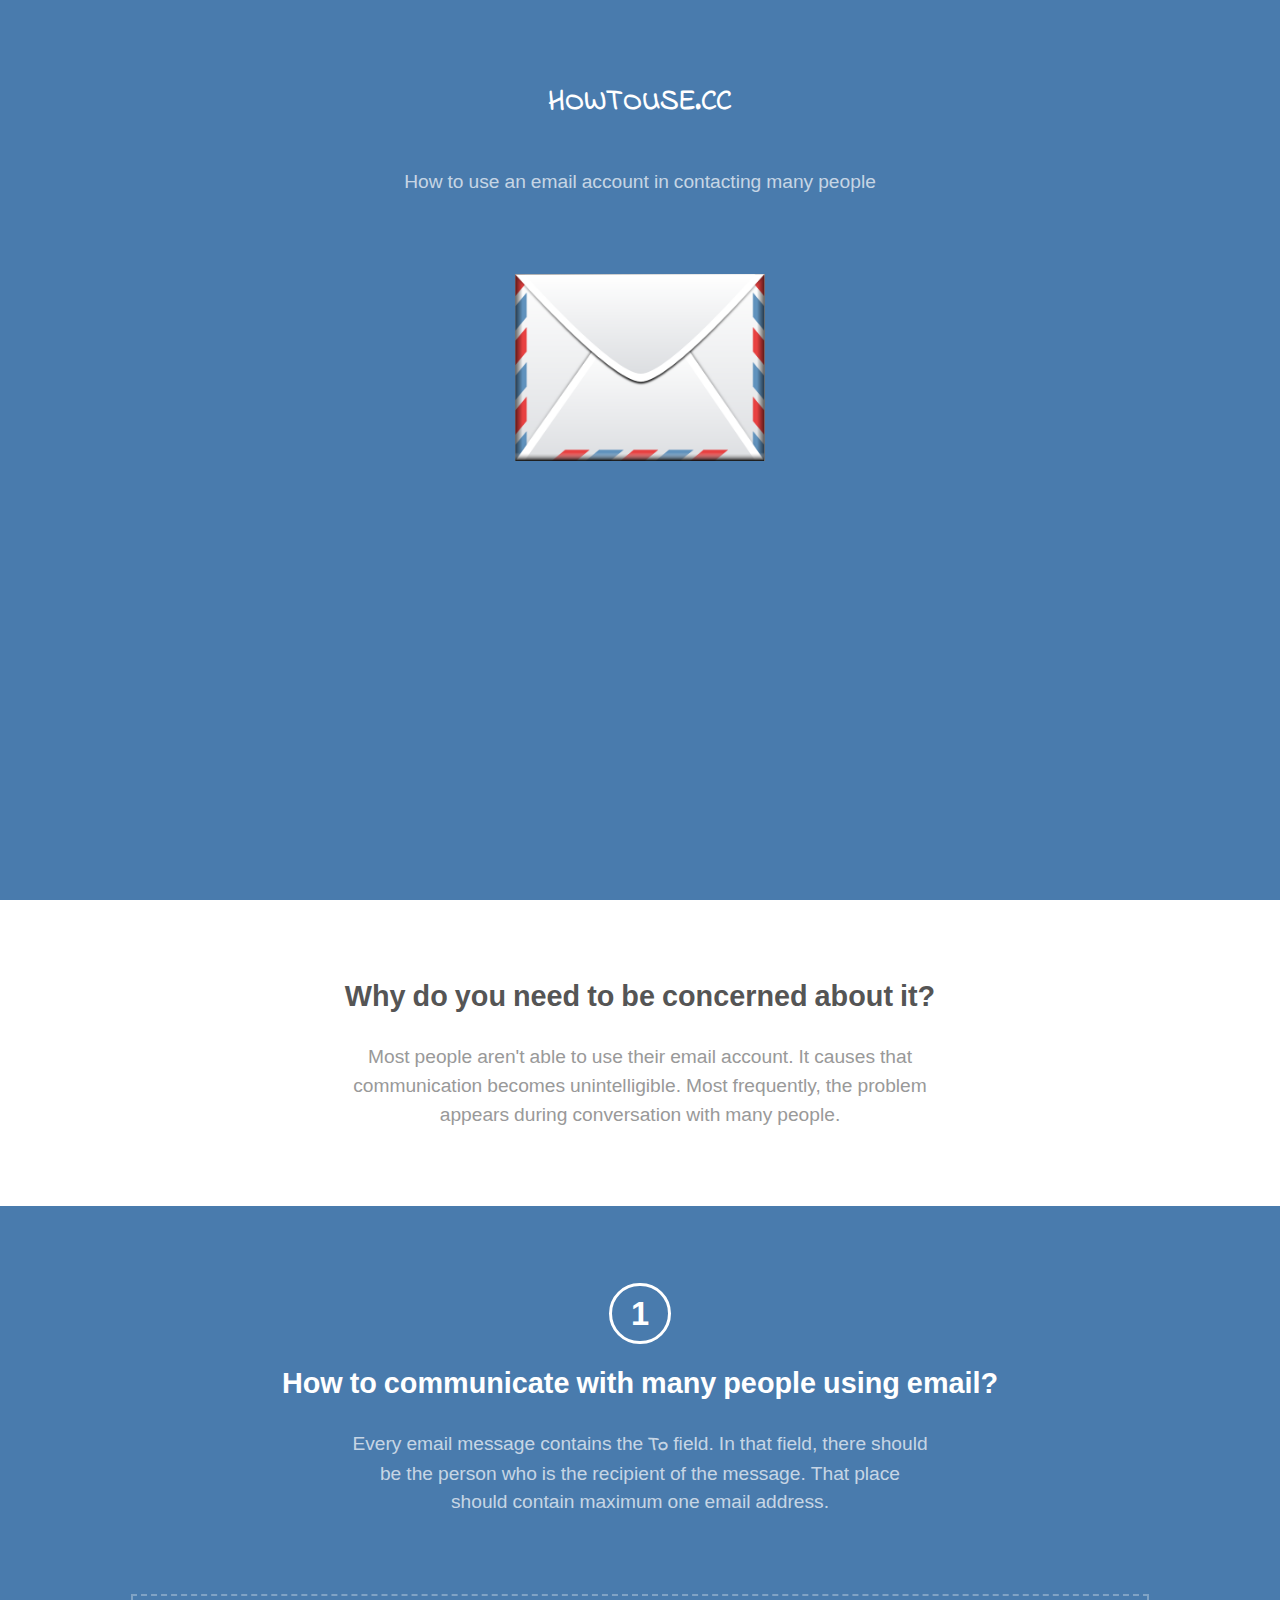
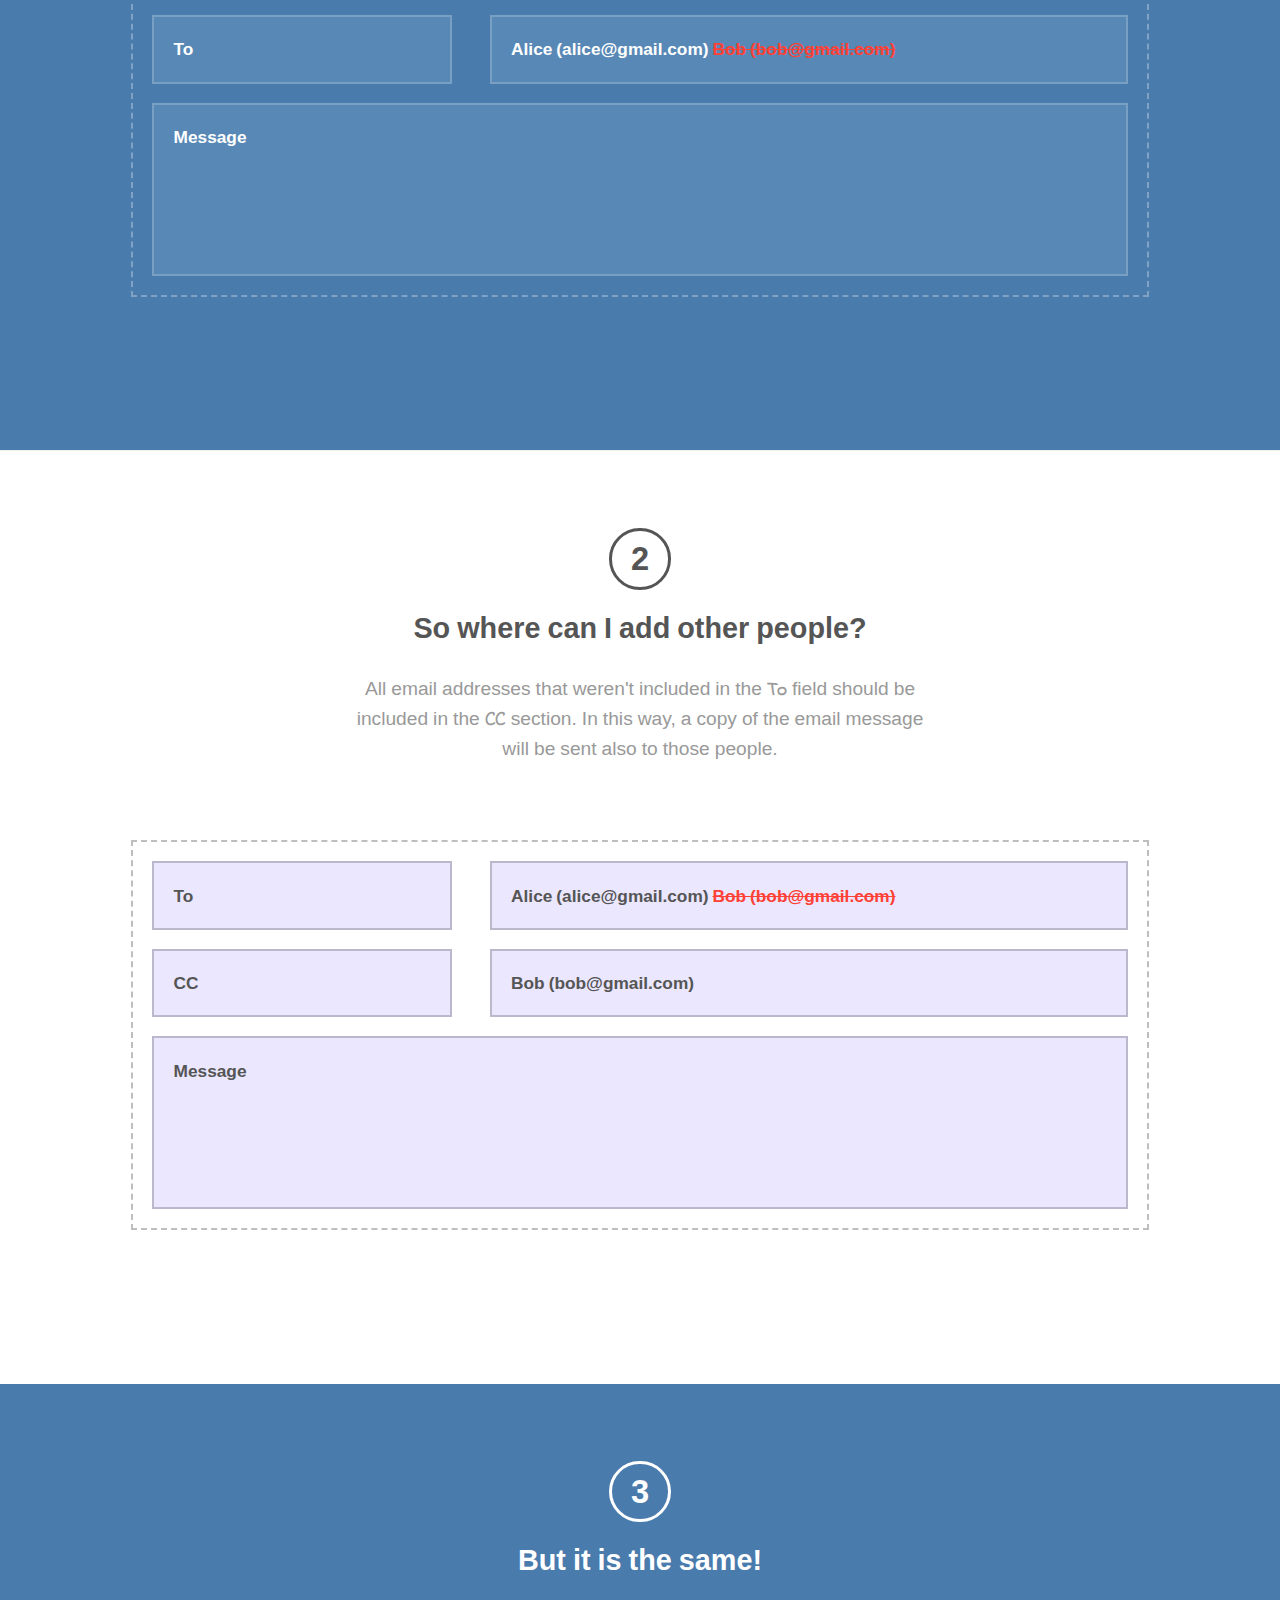
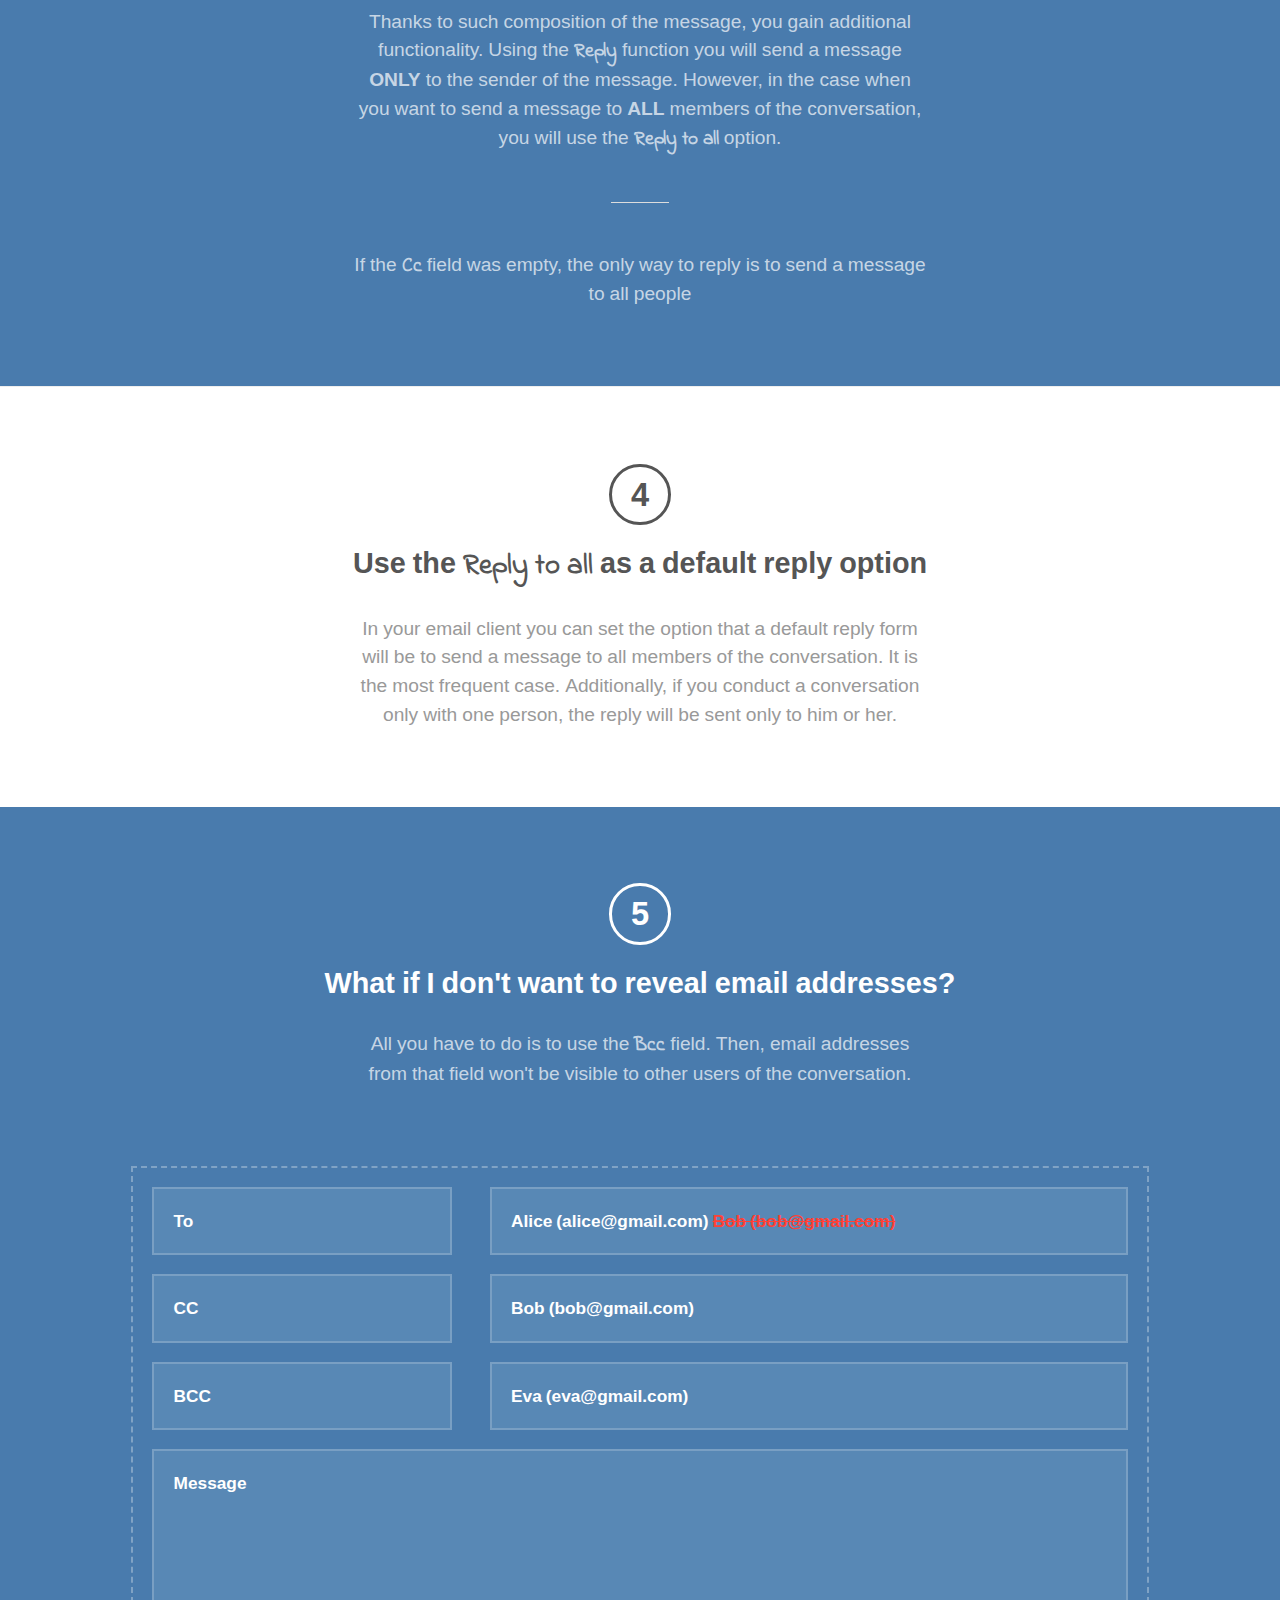
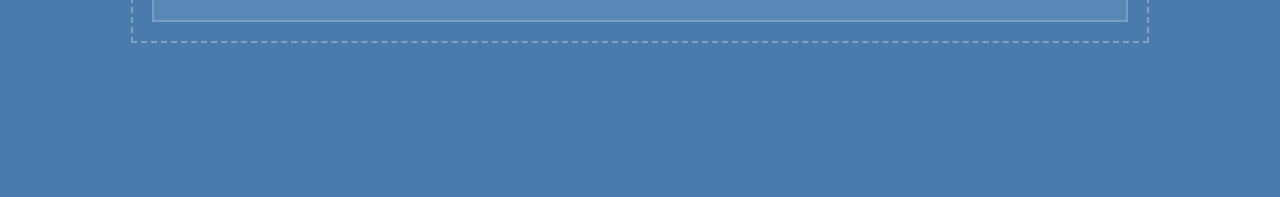
<file: index.html>
<!DOCTYPE html>
<html>
  <head>
    <!-- Basic Page Needs -->
    <meta charset="utf-8">
    <meta http-equiv="X-UA-Compatible" content="IE=edge,chrome=1">
    <title>How to use CC</title>
    <meta name="description" content="How to use an email account in contacting many people">

    <!-- Mobile Specific Metas -->
    <meta name="viewport" content="width=device-width, initial-scale=1">

    <!-- CSS -->
    <link rel="stylesheet" href="/css/normalize.css" type="text/css">
    <link rel="stylesheet" href="/css/grid.css" type="text/css">
    <!--[if lt IE 9]>
    <script src="/js/html5shiv.js"></script>
    <![endif]-->

    <!-- Google Fonts -->
    <link href="//netdna.bootstrapcdn.com/font-awesome/4.0.3/css/font-awesome.css" rel="stylesheet">
    <link href='//fonts.googleapis.com/css?family=Indie+Flower' rel='stylesheet' type='text/css'>
  </head>

  <body>
    <header class="clearfix">
      <div class='container'>
        <div class="intro">
          <h1 class='handwrite'>HowToUse.CC</h2>
          <p>How to use an email account in contacting many people</p>
        </div>
        <img src="/img/envelope.png" alt="Intro" class="mobile animated fadeInUp">
      </div>
    </header>

    <section>
      <div class='container'>
        <h1>Why do you need to be concerned about it?</h1>
        <p>Most people aren't able to use their email account. 
           It causes that communication becomes unintelligible. 
           Most frequently, the problem appears during conversation with many people.</p>
      </div>
    </section>

    <section class="example">
      <div class="container">
        <div class="circle-white">1</div>
        <h1>How to communicate with many people using email?</h1>
        <p>Every email message contains the <strong class='handwrite'>To</strong> field. 
           In that field, there should be the person who is the recipient of the message. 
           That place should contain maximum one email address.</p>
      </div>
      <section class="example grid">
        <div class="container">

          <div class="row clearfix">
            <div class="column third left">
              <span>To</span>
            </div>

            <div class="column two-thirds left">
              <span>Alice (alice@gmail.com) <div class='deleted-red'>Bob (bob@gmail.com)</div></span>
            </div>

            <div class="column full left body">
              <span>Message</span>
            </div>
          </div>
        </div>
      </section>
    </section>

    <section>
      <div class='container'>
        <div class="circle">2</div>
        <h1>So where can I add other people?</h1>
        <p>All email addresses that weren't included in the <strong class='handwrite'>To</strong> field should be included in the <strong class='handwrite'>CC</strong> section.
        In this way, a copy of the email message will be sent also to those people.</p>
      </div>
      <section class="grid">
        <div class="container container-black">

          <div class="row clearfix">
            <div class="column third left">
              <span>To</span>
            </div>

            <div class="column two-thirds left">
              <span>Alice (alice@gmail.com) <div class='deleted-red'>Bob (bob@gmail.com)</div></span>
            </div>

            <div class="clearfix"></div>

            <div class="column third left">
              <span>CC</span>
            </div>

            <div class="column two-thirds left">
              <span>Bob (bob@gmail.com)</span>
            </div>

            <div class="column full left body">
              <span>Message</span>
            </div>
          </div>
        </div>
      </section>
    </section>

    <section class="example">
      <div class='container'>
        <div class="circle-white">3</div>
        <h1>But it is the same!</h1>
        <p>Thanks to such composition of the message, you gain additional functionality. 
        Using the <strong class='handwrite'>Reply</strong> function you will send a message <strong>ONLY</strong> to the sender of the message. 
        However, in the case when you want to send a message to <strong>ALL</strong> members of the conversation, you will use the <strong class='handwrite'>Reply to all</strong> option.</p>
        <hr>
        <p>If the <strong class='handwrite'>Cc</strong> field was empty, the only way to reply is to send a message to all people</p>
      </div>
    </section>

    <section>
      <div class="container">
        <div class="circle">4</div>
        <h1>Use the <strong class='handwrite'>Reply to all</strong> as a default reply option</h1>  
        <p>In your email client you can set the option that a default reply form will be to send a message to all members of the conversation.
           It is the most frequent case. Additionally, if you conduct a conversation only with one person, the reply will be sent only to him or her.</p>
      </div>
    </section>

    <section class="example">
      <div class='container'>
        <div class="circle-white">5</div>
        <h1>What if I don't want to reveal email addresses?</h1>
        <p>All you have to do is to use the <strong class='handwrite'>Bcc</strong> field. Then, email addresses from that field won't be visible to other users of the conversation.</p>
      </div>
      <section class="grid">
        <div class="container container">

          <div class="row clearfix">
            <div class="column third left">
              <span>To</span>
            </div>

            <div class="column two-thirds left">
              <span>Alice (alice@gmail.com) <div class='deleted-red'>Bob (bob@gmail.com)</div></span>
            </div>

            <div class="clearfix"></div>

            <div class="column third left">
              <span>CC</span>
            </div>

            <div class="column two-thirds left">
              <span>Bob (bob@gmail.com)</span>
            </div>

            <div class="clearfix"></div>

            <div class="column third left">
              <span>BCC</span>
            </div>

            <div class="column two-thirds left">
              <span>Eva (eva@gmail.com)</span>
            </div>

            <div class="column full left body">
              <span>Message</span>
            </div>
          </div>
        </div>
      </section>
    </section>
  </body>
  <script>
    (function(i,s,o,g,r,a,m){i['GoogleAnalyticsObject']=r;i[r]=i[r]||function(){
    (i[r].q=i[r].q||[]).push(arguments)},i[r].l=1*new Date();a=s.createElement(o),
    m=s.getElementsByTagName(o)[0];a.async=1;a.src=g;m.parentNode.insertBefore(a,m)
    })(window,document,'script','//www.google-analytics.com/analytics.js','ga');

    ga('create', 'UA-48335717-1', 'howtouse.cc');
    ga('send', 'pageview');
  </script>
</html>
</file>
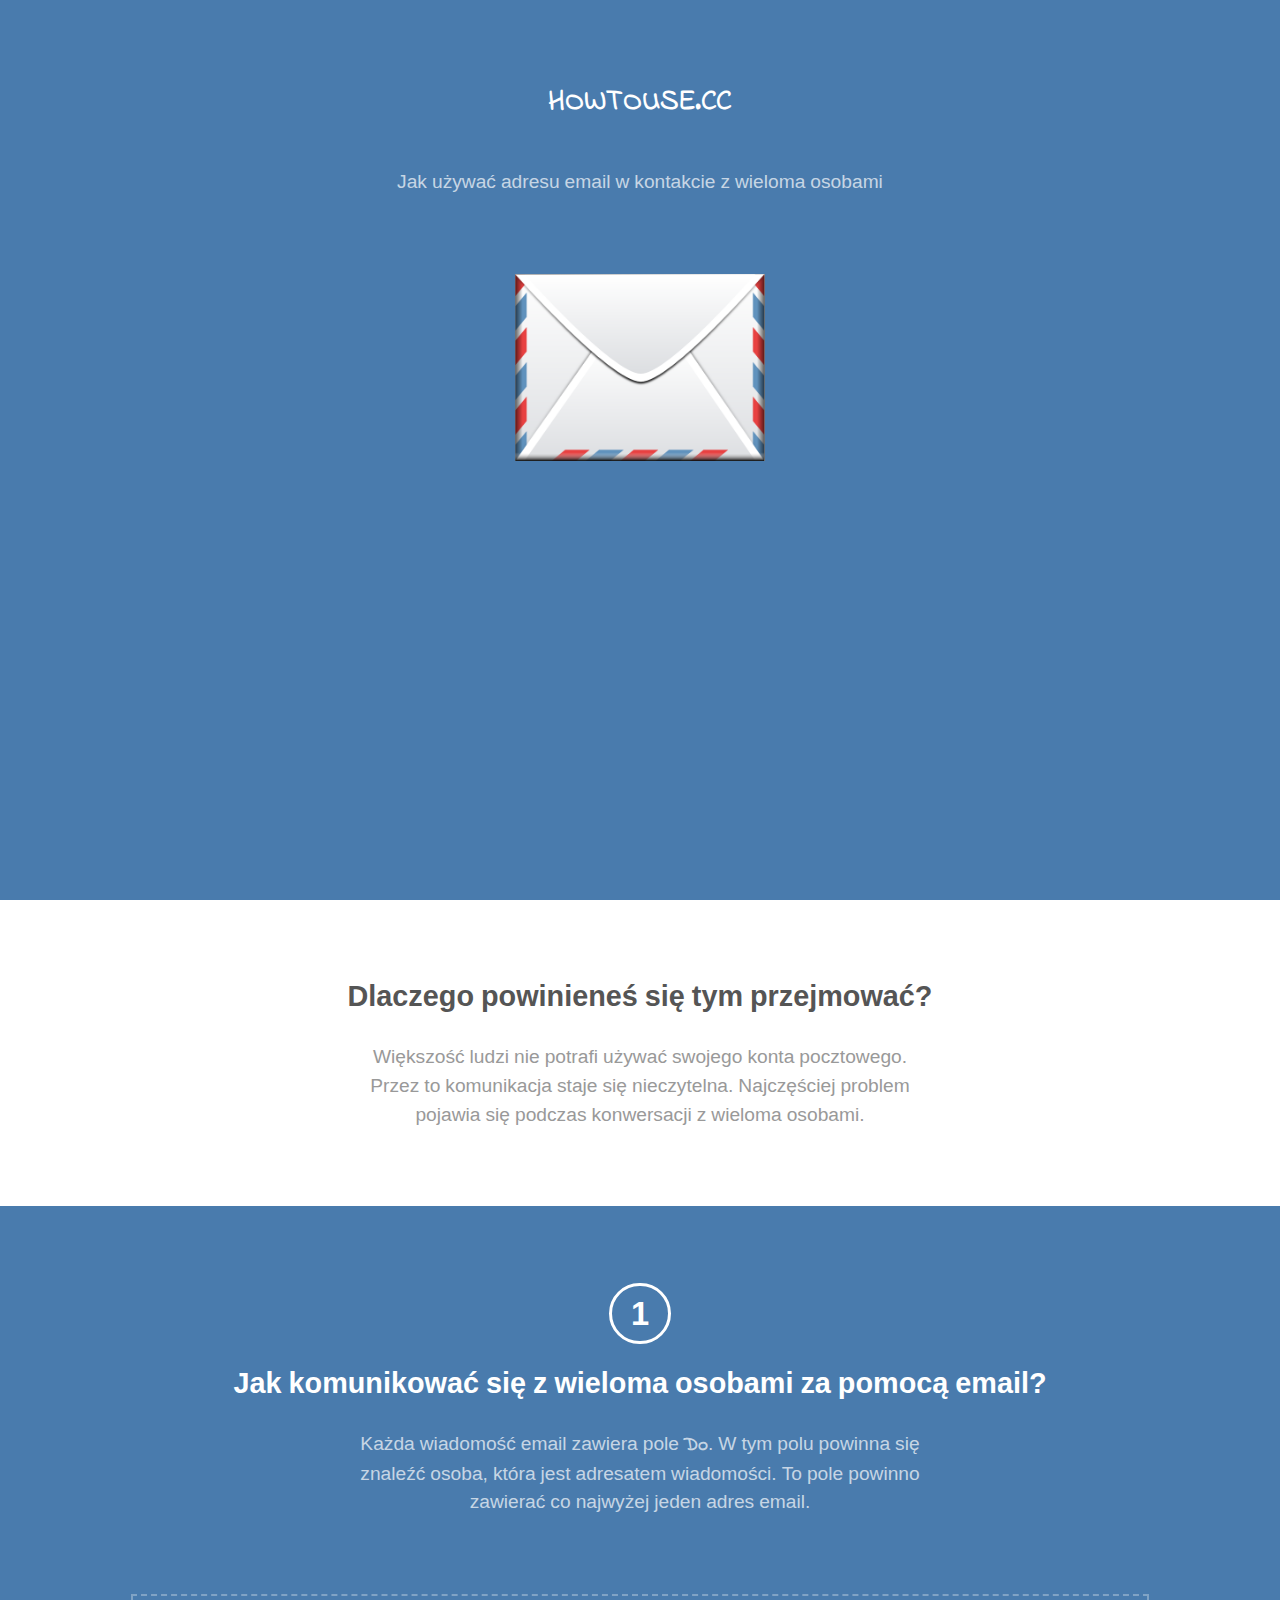
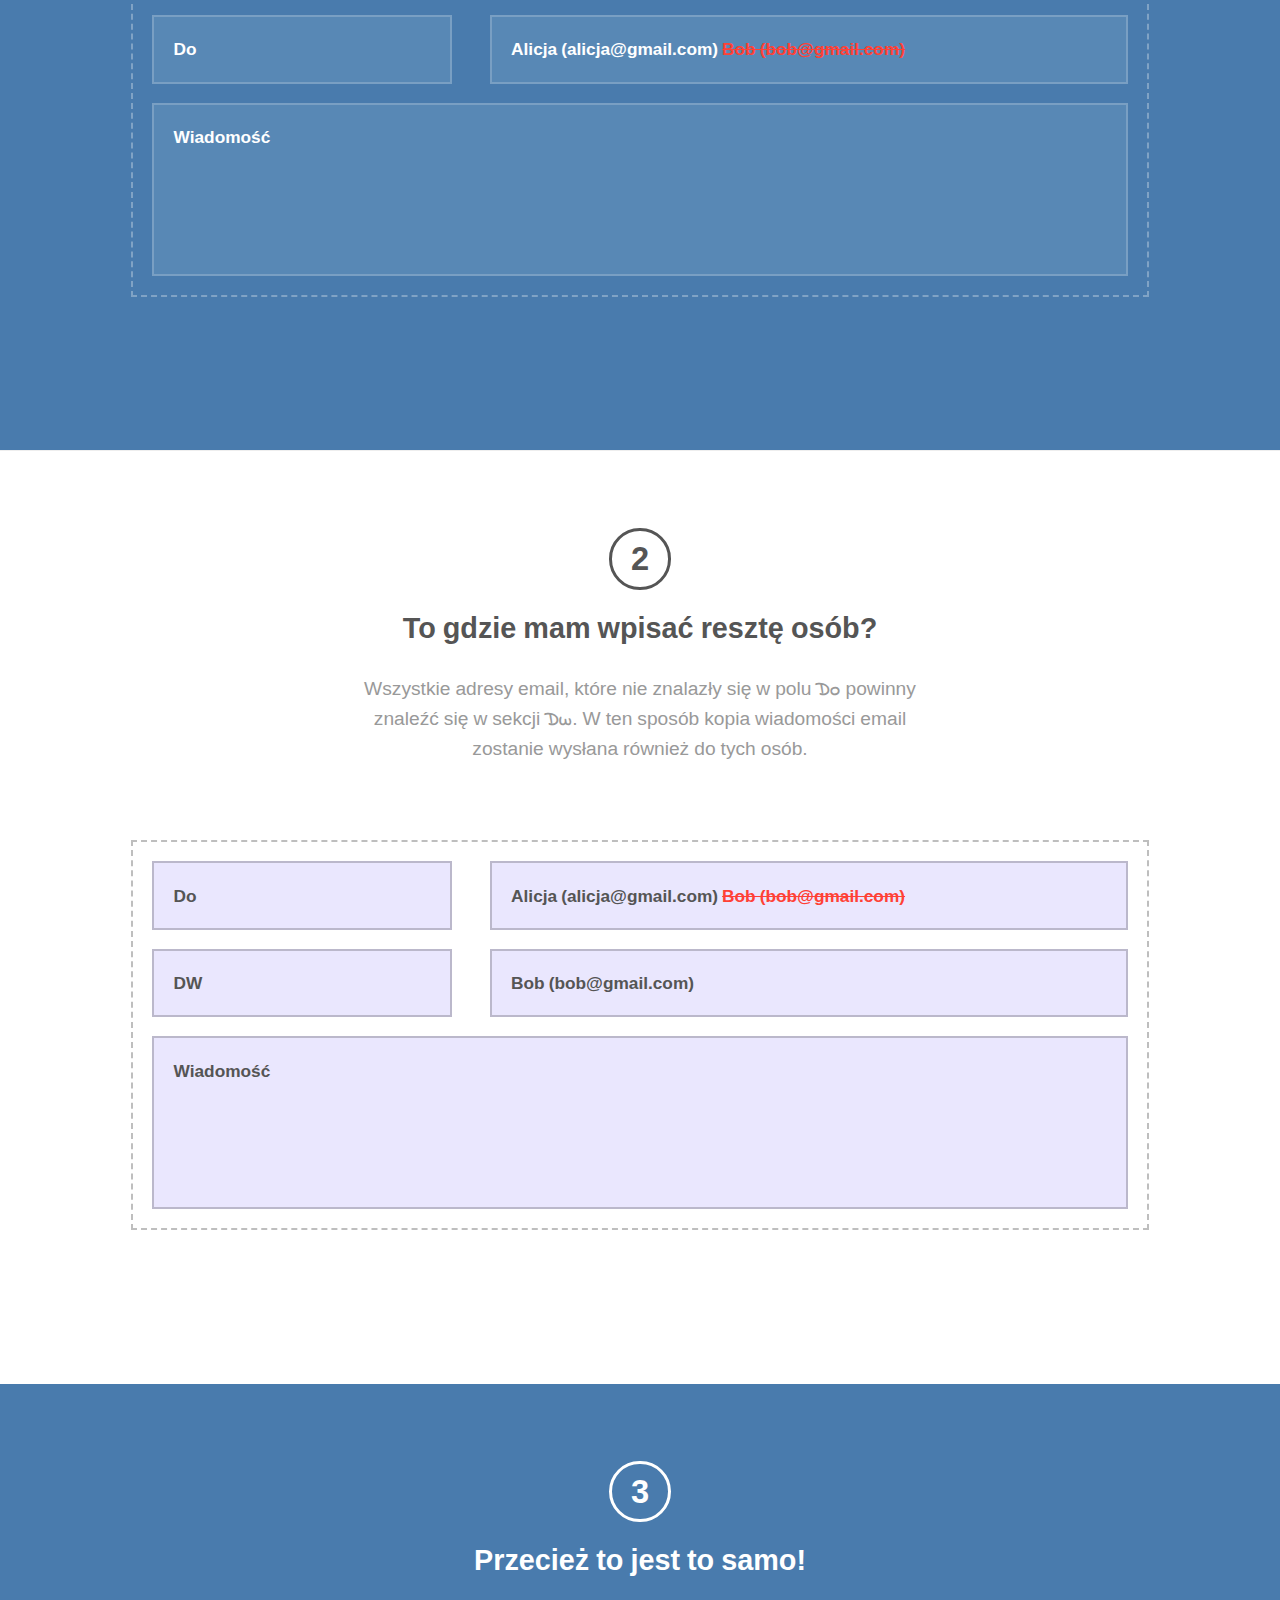
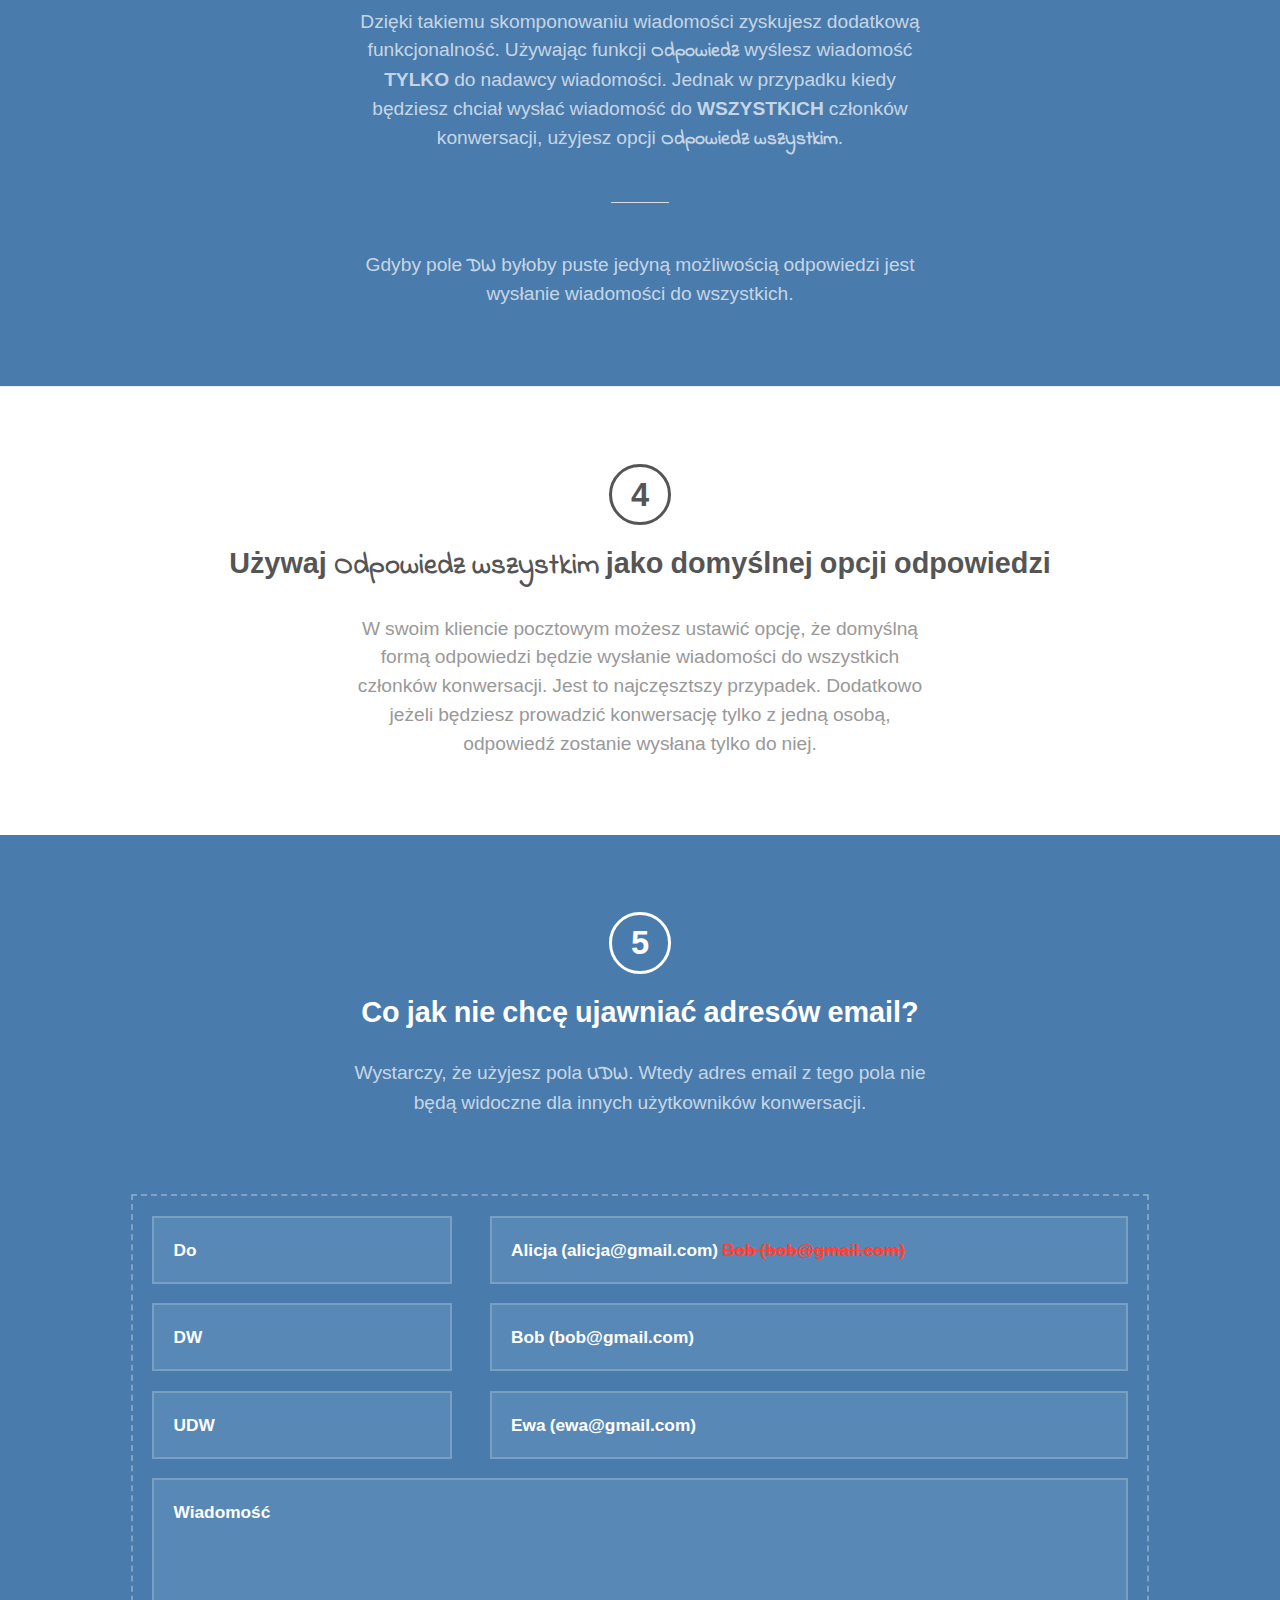
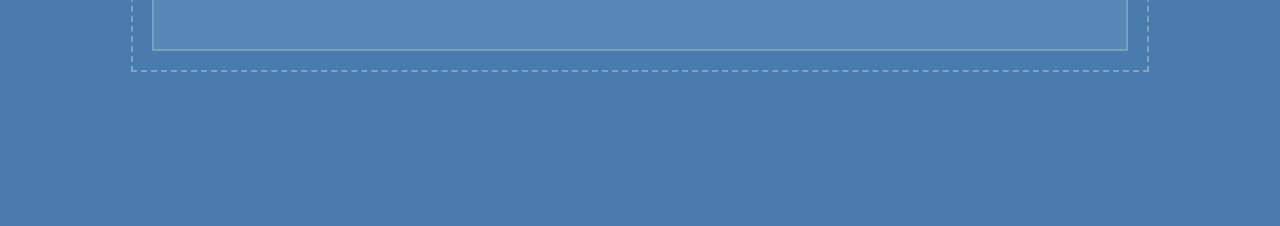
<file: pl/index.html>
<!DOCTYPE html>
<html>
  <head>
    <!-- Basic Page Needs -->
    <meta charset="utf-8">
    <meta http-equiv="X-UA-Compatible" content="IE=edge,chrome=1">
    <title>Jak używać pola DW</title>
    <meta name="description" content="Jak używać adresu email w kontakcie z wieloma osobami.">

    <!-- Mobile Specific Metas -->
    <meta name="viewport" content="width=device-width, initial-scale=1">

    <!-- CSS -->
    <link rel="stylesheet" href="/css/normalize.css" type="text/css">
    <link rel="stylesheet" href="/css/grid.css" type="text/css">
    <!--[if lt IE 9]>
    <script src="/js/html5shiv.js"></script>
    <![endif]-->

    <!-- Google Fonts -->
    <link href="//netdna.bootstrapcdn.com/font-awesome/4.0.3/css/font-awesome.css" rel="stylesheet">
    <link href='//fonts.googleapis.com/css?family=Indie+Flower' rel='stylesheet' type='text/css'>
  </head>

  <body>
    <header class="clearfix">
      <div class='container'>
        <div class="intro">
          <h1 class='handwrite'>HowToUse.CC</h2>
          <p>Jak używać adresu email w kontakcie z wieloma osobami</p>
        </div>
        <img src="/img/envelope.png" alt="Intro" class="mobile animated fadeInUp">
      </div>
    </header>

    <section>
      <div class='container'>
        <h1>Dlaczego powinieneś się tym przejmować?</h1>
        <p>Większość ludzi nie potrafi używać swojego konta pocztowego. 
          Przez to komunikacja staje się nieczytelna. 
          Najczęściej problem pojawia się podczas konwersacji z wieloma osobami.</p>
      </div>
    </section>

    <section class="example">
      <div class="container">
        <div class="circle-white">1</div>
        <h1>Jak komunikować się z wieloma osobami za pomocą email?</h1>
        <p>Każda wiadomość email zawiera pole <strong class='handwrite'>Do</strong>. 
          W tym polu powinna się znaleźć osoba, która jest adresatem wiadomości. 
          To pole powinno zawierać co najwyżej jeden adres email.</p>
      </div>
      <section class="example grid">
        <div class="container">

          <div class="row clearfix">
            <div class="column third left">
              <span>Do</span>
            </div>

            <div class="column two-thirds left">
              <span>Alicja (alicja@gmail.com) <div class='deleted-red'>Bob (bob@gmail.com)</div></span>
            </div>

            <div class="column full left body">
              <span>Wiadomość</span>
            </div>
          </div>
        </div>
      </section>
    </section>

    <section>
      <div class='container'>
        <div class="circle">2</div>
        <h1>To gdzie mam wpisać resztę osób?</h1>
        <p>Wszystkie adresy email, które nie znalazły się w polu <strong class='handwrite'>Do</strong> powinny znaleźć się w sekcji <strong class='handwrite'>Dw</strong>.
          W ten sposób kopia wiadomości email zostanie wysłana również do tych osób.</p>
      </div>
      <section class="grid">
        <div class="container container-black">

          <div class="row clearfix">
            <div class="column third left">
              <span>Do</span>
            </div>

            <div class="column two-thirds left">
              <span>Alicja (alicja@gmail.com) <div class='deleted-red'>Bob (bob@gmail.com)</div></span>
            </div>

            <div class="clearfix"></div>

            <div class="column third left">
              <span>DW</span>
            </div>

            <div class="column two-thirds left">
              <span>Bob (bob@gmail.com)</span>
            </div>

            <div class="column full left body">
              <span>Wiadomość</span>
            </div>
          </div>
        </div>
      </section>
    </section>

    <section class="example">
      <div class='container'>
        <div class="circle-white">3</div>
        <h1>Przecież to jest to samo!</h1>
        <p>Dzięki takiemu skomponowaniu wiadomości zyskujesz dodatkową funkcjonalność. 
          Używając funkcji <strong class='handwrite'>Odpowiedz</strong> wyślesz wiadomość <strong>TYLKO</strong> do nadawcy wiadomości. 
          Jednak w przypadku kiedy będziesz chciał wysłać wiadomość do <strong>WSZYSTKICH</strong>
          członków konwersacji, użyjesz opcji <strong class='handwrite'>Odpowiedz wszystkim</strong>.</p>
        <hr>
        <p>Gdyby pole <strong class='handwrite'>DW</strong> byłoby puste jedyną możliwością odpowiedzi jest wysłanie wiadomości do wszystkich.</p>
      </div>
    </section>

    <section>
      <div class="container">
        <div class="circle">4</div>
        <h1>Używaj <span class='handwrite'>Odpowiedz wszystkim</span> jako domyślnej opcji odpowiedzi</h1>  
        <p>W swoim kliencie pocztowym możesz ustawić opcję, że domyślną formą odpowiedzi będzie wysłanie wiadomości do wszystkich członków konwersacji.
          Jest to najczęsztszy przypadek. Dodatkowo jeżeli będziesz prowadzić konwersację tylko z jedną osobą, odpowiedź zostanie wysłana tylko do niej.</p>
      </div>
    </section>

    <section class="example">
      <div class='container'>
        <div class="circle-white">5</div>
        <h1>Co jak nie chcę ujawniać adresów email?</h1>
        <p>Wystarczy, że użyjesz pola <strong class='handwrite'>UDW</strong>. Wtedy adres email z tego pola nie będą widoczne dla innych użytkowników konwersacji.</p>
      </div>
      <section class="grid">
        <div class="container container">

          <div class="row clearfix">
            <div class="column third left">
              <span>Do</span>
            </div>

            <div class="column two-thirds left">
              <span>Alicja (alicja@gmail.com) <div class='deleted-red'>Bob (bob@gmail.com)</div></span>
            </div>

            <div class="clearfix"></div>

            <div class="column third left">
              <span>DW</span>
            </div>

            <div class="column two-thirds left">
              <span>Bob (bob@gmail.com)</span>
            </div>

            <div class="clearfix"></div>

            <div class="column third left">
              <span>UDW</span>
            </div>

            <div class="column two-thirds left">
              <span>Ewa (ewa@gmail.com)</span>
            </div>

            <div class="column full left body">
              <span>Wiadomość</span>
            </div>
          </div>
        </div>
      </section>
    </section>
  </body>
  <script>
    (function(i,s,o,g,r,a,m){i['GoogleAnalyticsObject']=r;i[r]=i[r]||function(){
    (i[r].q=i[r].q||[]).push(arguments)},i[r].l=1*new Date();a=s.createElement(o),
    m=s.getElementsByTagName(o)[0];a.async=1;a.src=g;m.parentNode.insertBefore(a,m)
    })(window,document,'script','//www.google-analytics.com/analytics.js','ga');

    ga('create', 'UA-48335717-1', 'howtouse.cc');
    ga('send', 'pageview');

  </script>
</html>
</file>
<file: css/grid.css>
/* Layout
   ========================================================================== */

*, *:before, *:after {
  -moz-box-sizing: border-box;
  -webkit-box-sizing: border-box;
  box-sizing: border-box;
}

html {
  font: 100%/1.5 "FontAwesome", sans-serif;
  font-weight: 400;
  text-rendering: optimizeLegibility;
  -webkit-font-smoothing: antialiased;
}

@media (min-width: 40rem) {
  html { font-size: 112%; }
}

@media (min-width: 64rem) {
  html { font-size: 120%; }
}

body {
  background-color: #fff;
  color: #555;
}

.container {
  margin: 0 auto;
  max-width: 53rem;
  width: 90%;
}

/* Header
   ========================================================================== */

header {
  background-color: #497bad;
  text-align: center;
  min-height: 100vh;
}

.intro { margin: 2rem 0; }

@media (min-width: 40rem) {
  .intro { margin: 4rem 0; }
}

header h1 {
  -moz-border-radius: 3px;
  -webkit-border-radius: 3px;
  border-radius: 3px;
  color: #fff;
  padding: .4rem .6rem;
  display: inline-block;
  text-transform: uppercase;
  margin-bottom: 2rem;
}

header p {
  color: rgba(255,255,255,0.7);
  margin: 0 auto;
}

header a {
  color: rgba(255,255,255,0.9);
  text-decoration: underline;
}

header a:hover { text-decoration: none; }

.mobile {
  margin: 0 auto;
  max-width: 150px;
}

@media (min-width: 40rem) {
  .mobile { max-width: 250px; }
}

/* Section
   ========================================================================== */

section {
  border-top: 1px solid #eee;
  text-align: center;
  padding: 2rem 0;
}

section:first-of-type { border-top: none; }

@media (min-width: 40rem) {
  section { padding: 4rem 0; }
}

/* Mobile First Grid
   ========================================================================== */

.column { margin-bottom: 1.5rem; }

@media (min-width: 40rem) {
  .column {
    float: left;
    margin: 0;
    padding-left: 1rem;
    padding-right: 1rem;
  }

  .column.full { width: 100%; }
  .column.two-thirds { width: 66.7%; }
  .column.half { width: 50%; }
  .column.third { width: 33.3%; }
  .column.fourth { width: 24.95%; }
  .column.flow-opposite { float: right; }
}

/* Typography
   ========================================================================== */

h1, h2, h3, h4, h5 {
  font-weight: 600;
  margin: 0;
}

h1 {
  font-size: 1.3rem;
  line-height: 1.3em;
  margin-bottom: 1.5rem;
}

@media (min-width: 40rem) {
  h1 { font-size: 1.5rem; }
}

h3 {
  font-size: 1.2rem;
  margin-bottom: .5rem;
}

p {
  color: #999;
  margin: 0 auto;
  max-width: 30rem;
}

blockquote { margin: 0; }

blockquote p {
  color: #bbb;
  font-style: italic;
  margin-bottom: 1.5rem;
}

cite { color: #bbb; }

/* Code
   ========================================================================== */

code {
  background-color: #f8f8f8;
  -moz-border-radius: 3px;
  -webkit-border-radius: 3px;
  border-radius: 3px;
  border: 1px solid #ddd;
  font-family: Consolas, "Liberation Mono", Courier, monospace;
  font-size: 0.8rem;
  padding: 0.1rem 0.3rem;
  position: relative;
  top: -1px;
  white-space: nowrap;
}

/* Lists
   ========================================================================== */

ul {
  margin: 0;
  text-align: left;
}

@media (min-width: 40rem) {
  ul { display: inline-block; }
}

/* Links
   ========================================================================== */

a {
  color: #497bad;
  text-decoration: none;
}

a:hover { text-decoration: underline; }

/* Buttons
   ========================================================================== */

.button {
  -moz-appearance: none;
  -webkit-appearance: none;
  appearance: none;
  background-color: #497bad;
  -moz-border-radius: 3px;
  -webkit-border-radius: 3px;
  border-radius: 3px;
  border: none;
  color: #fff;
  cursor: pointer;
  display: block;
  font-size: 1rem;
  font-weight: 600;
  padding: 0.7rem 1.5rem;
  vertical-align: middle;
  white-space: nowrap;
}

.button:hover {
  background: #5183b6;
  text-decoration: none;
}

@media (min-width: 40rem) {
  .button {
    display: inline-block;
    font-size: 0.9rem;
  }
}

/* Elements
   ========================================================================== */

hr {
  border: 0;
  border-top: 1px solid #ddd;
  margin: 2rem auto;
  width: 3rem;
}

@media (min-width: 40rem) {
  hr { margin: 2.5rem auto; }
}

hr.small { margin: 1.5rem auto; }

.circle-white {
  border: 3px solid white;
  border-radius: 50%;
  -moz-border-radius: 50%;
  -webkit-border-radius: 50%;
  color: white;
  display: block;
  font-size: 1.7rem;
  font-weight: 600;
  height: 3.2rem;
  line-height: 1.7em;
  margin: 0 auto 1rem auto;
  text-align: center;
  width: 3.2rem;
}

.circle {
  border: 3px solid #555;
  border-radius: 50%;
  -moz-border-radius: 50%;
  -webkit-border-radius: 50%;
  color: #555;
  display: block;
  font-size: 1.7rem;
  font-weight: 600;
  height: 3.2rem;
  line-height: 1.7em;
  margin: 0 auto 1rem auto;
  text-align: center;
  width: 3.2rem;
}

img {
  display: block;
  height: auto;
  margin: 0 auto 1.5rem auto;
  width: 100%;
}

.rwd {
  margin: 0 auto 1.5rem auto;
  max-width: 440px;
}

/* Examples
   ========================================================================== */

.example {
  border-top: none;
  background-color: #497bad;
  color: #fff;
}

.example p { color: rgba(255,255,255,0.7); }
.example img { margin: 0; }

.fragmentation {
  background-image: url("/images/grid/fragmentation.png");
  background-size: cover;
  min-height: 250px;
}

@media (min-width: 40rem) {
  .fragmentation { min-height: 500px; }
}

.mobile-first .column {
  float: none;
  margin-bottom: 1rem;
}

.grid { text-align: center; }

.grid span {
  background: rgba(225,255,255,0.1);
  border: 2px solid rgba(255,255,255,0.2);
  display: block;
  padding: 1rem;
  font-size: 0.9rem;
  font-weight: 600;
}

.grid .container-black span {
  background: rgba(53, 22, 242, 0.1);
  border: 2px solid rgba(0, 0, 0, 0.2);
  display: block;
  padding: 1rem;
  font-size: 0.9rem;
  font-weight: 600;
}

.grid .container {
  border: 2px dashed rgba(255,255,255,0.3);
  padding: 1rem 1rem 0 1rem;
}

.grid .container-black {
  border: 2px dashed rgba(42, 42, 42, 0.3);
}

@media (min-width: 40rem) {
  .grid .container { padding: 1rem 0 0 0; }
}

.grid .column { margin-bottom: 1rem; }

.row-example .container {
  border: 2px dashed rgba(255,255,255,0.2);
  padding: 1rem;
}

.row-example .row {
  background: rgba(225,255,255,0.1);
  border: 2px solid rgba(255,255,255,0.2);
  padding: 1rem 1rem 0 1rem;
  margin-bottom: 1rem;
}

.row-example .row:last-of-type { margin-bottom: 0; }

@media (min-width: 40rem) {
  .row-example .row { padding: 1rem 0 0 0; }
}

/* Box Model
   ========================================================================== */

.box-model h1 { margin-bottom: 3rem; }

.margin { color: #f9cd9d; }
.border { color: #fce08f; }
.padding { color: #c2ddb6; }
.content { color: #9ec3e5; }

/* Gist Overrides
   ========================================================================== */

.gist .gist-file {
  font-size: .9rem !important;
  margin: 0 auto;
  max-width: 750px;
  overflow: hidden !important;
  text-align: left;
}

.gist .gist-file .gist-data {
  background: #f8f8f8 !important;
  border-bottom: none !important;
}

.gist .gist-file .gist-meta {
  display: none !important;
}

.gist-syntax .k {
  color: #555 !important;
  font-weight: normal !important;
}

/* Animate.css by Daniel Eden
   ========================================================================== */

.animated{-webkit-animation-fill-mode:both;-moz-animation-fill-mode:both;-ms-animation-fill-mode:both;-o-animation-fill-mode:both;animation-fill-mode:both;-webkit-animation-duration:2s;-moz-animation-duration:2s;-ms-animation-duration:2s;-o-animation-duration:2s;animation-duration:2s;}.animated.hinge{-webkit-animation-duration:2s;-moz-animation-duration:2s;-ms-animation-duration:2s;-o-animation-duration:2s;animation-duration:2s;}@-webkit-keyframes fadeInUp {
  0% {
    opacity: 0;
    -webkit-transform: translateY(20px);
  } 100% {
    opacity: 1;
    -webkit-transform: translateY(0);
  }
}

@-moz-keyframes fadeInUp {
  0% {
    opacity: 0;
    -moz-transform: translateY(20px);
  }

  100% {
    opacity: 1;
    -moz-transform: translateY(0);
  }
}

@-o-keyframes fadeInUp {
  0% {
    opacity: 0;
    -o-transform: translateY(20px);
  }

  100% {
    opacity: 1;
    -o-transform: translateY(0);
  }
}

@keyframes fadeInUp {
  0% {
    opacity: 0;
    transform: translateY(20px);
  }

  100% {
    opacity: 1;
    transform: translateY(0);
  }
}

.fadeInUp {
  -webkit-animation-name: fadeInUp;
  -moz-animation-name: fadeInUp;
  -o-animation-name: fadeInUp;
  animation-name: fadeInUp;
}

/* Utilities
   ========================================================================== */

.remove-padding { padding-bottom: 0; }
.remove-border { border: none; }
.left { text-align: left; }
.deleted-red { color: #FF4136; display: inline; text-decoration: line-through; }
.body span { height: 10em; }
.handwrite { font-family: 'Indie Flower', cursive; }
.margin-top { margin-top: 7.5rem; }

/* Clearfix by Nicolas Gallagher
   ========================================================================== */

.clearfix:before,
.clearfix:after {
  content: " ";
  display: table;
}

.clearfix:after { clear: both; }
.clearfix { *zoom: 1; }
</file>
